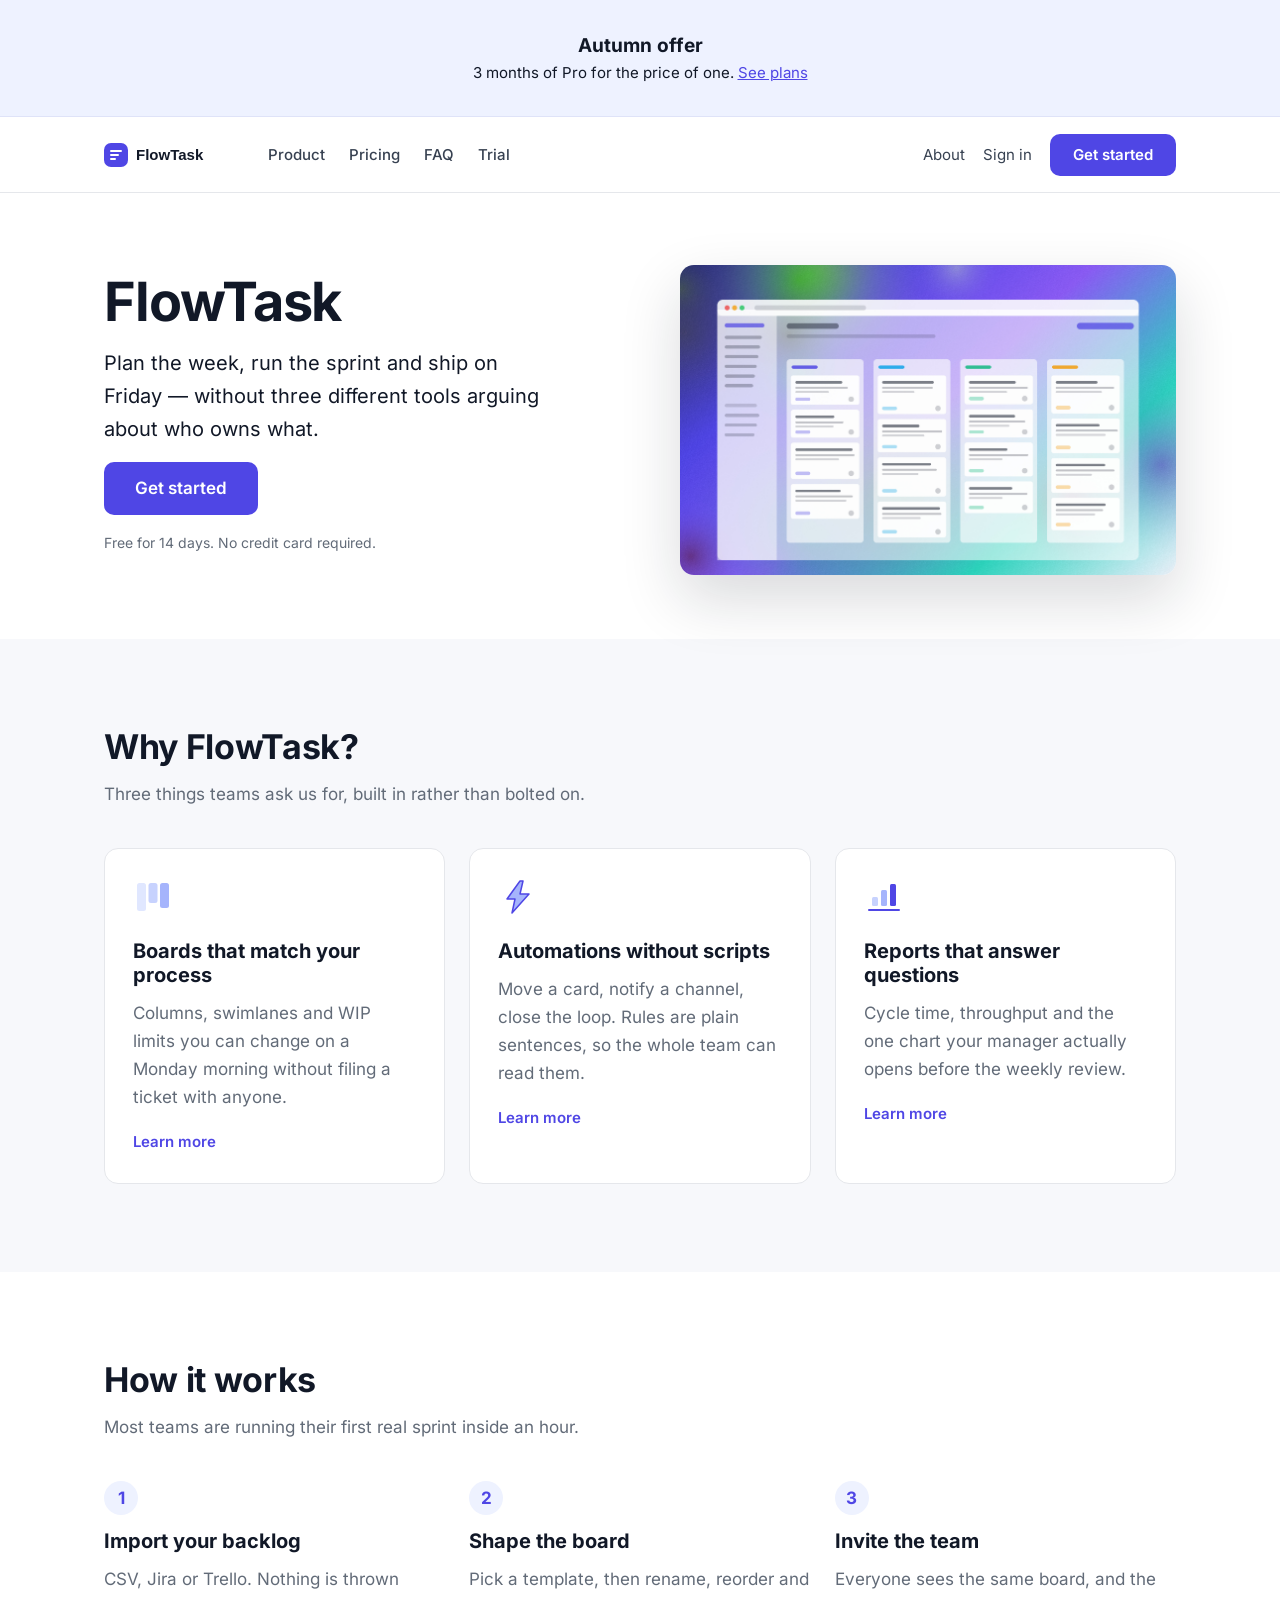
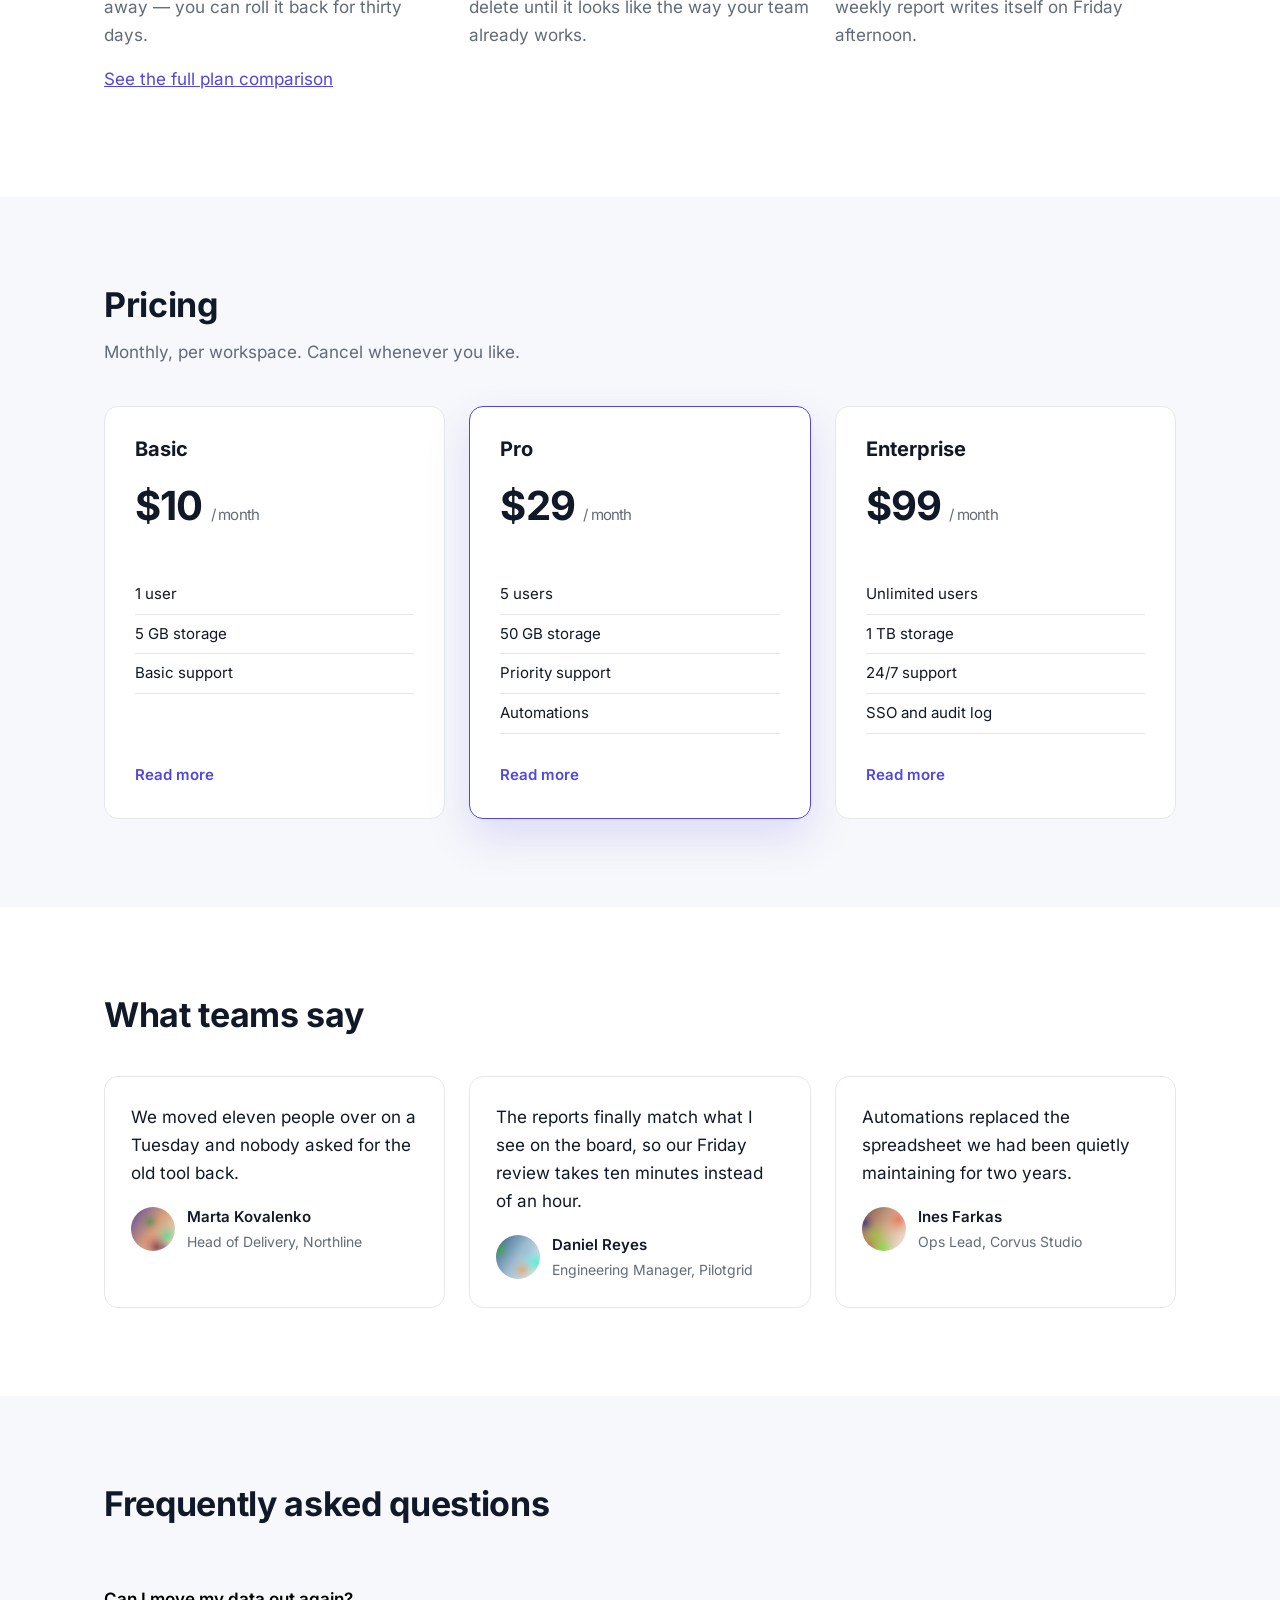
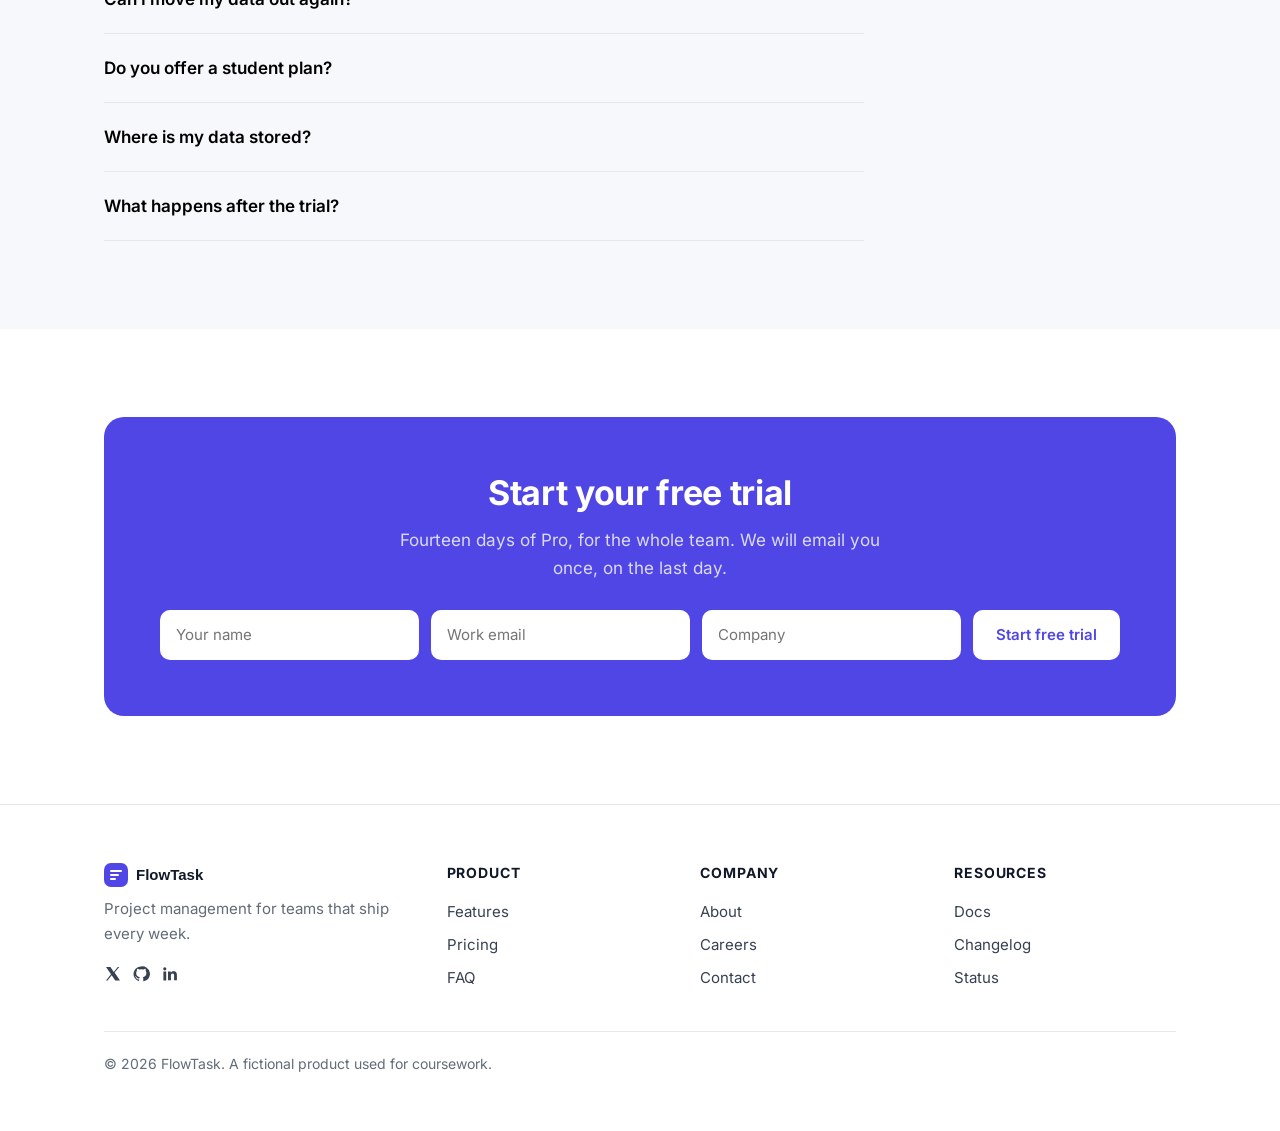
<file: index.html>
<!doctype html>
<html lang="en">
  <head>
    <meta charset="utf-8" />
    <meta name="viewport" content="width=device-width, initial-scale=1" />
    <title>FlowTask | Project Management for Teams</title>
    <meta
      name="description"
      content="Plan sprints, manage work, and ship every week with FlowTask project management for teams."
    />
    <meta name="robots" content="index, follow" />
    <link rel="canonical" href="https://lab4-lovat.vercel.app/" />
    <meta property="og:title" content="FlowTask | Project Management for Teams" />
    <meta
      property="og:description"
      content="Plan sprints, manage work, and ship every week with FlowTask project management for teams."
    />
    <meta property="og:type" content="website" />
    <meta property="og:url" content="https://lab4-lovat.vercel.app/" />
    <meta property="og:image" content="https://lab4-lovat.vercel.app/img/hero.jpg" />
    <link rel="icon" href="img/logo.svg" type="image/svg+xml" />
    <link rel="stylesheet" href="css/styles.css" />
    <script src="js/main.js" defer></script>
    <script type="application/ld+json">
      {
        "@context": "https://schema.org",
        "@type": "Product",
        "name": "FlowTask Pro",
        "description": "Project management for teams that ship every week.",
        "image": "https://lab4-lovat.vercel.app/img/hero.jpg",
        "brand": {
          "@type": "Brand",
          "name": "FlowTask"
        },
        "offers": {
          "@type": "Offer",
          "name": "Pro",
          "price": "29.00",
          "priceCurrency": "USD"
        }
      }
    </script>
  </head>
  <body>
    <a class="skip-link" href="#main-content">Skip to main content</a>
    <aside class="promo" aria-label="Seasonal offer">
      <strong>Autumn offer</strong> 3 months of Pro for the price of one.
      <a href="#pricing">See plans</a>
    </aside>

    <header class="site-header">
      <div class="site-header__inner">
        <img class="logo" src="img/logo.svg" alt="FlowTask" width="132" height="28" />

        <nav class="nav" aria-label="Main navigation">
          <a class="nav-item" href="#features">Product</a>
          <a class="nav-item" href="#pricing">Pricing</a>
          <a class="nav-item" href="#faq">FAQ</a>
          <a class="nav-item" href="#trial">Trial</a>
        </nav>

        <div class="site-header__actions">
          <a class="link-quiet" href="about.html">About</a>
          <span class="link-quiet">Sign in</span>
          <button class="btn btn--primary" id="header-cta" type="button">Get started</button>
        </div>
      </div>
    </header>

    <main id="main-content">
      <section class="hero">
        <div class="shell hero__grid">
          <div class="hero__copy">
            <h1>FlowTask</h1>
            <p class="hero__lead">
              Plan the week, run the sprint and ship on Friday — without three different tools
              arguing about who owns what.
            </p>
            <button class="button button--primary button--lg" id="hero-cta" type="button">
              Get started
            </button>
            <p class="hero__note muted">Free for 14 days. No credit card required.</p>
          </div>
          <img
            class="hero__image"
            src="img/hero.jpg"
            alt="Illustration of a project board with workflow columns and task cards"
            width="4000"
            height="2500"
            fetchpriority="high"
          />
        </div>
      </section>

      <section class="section section--alt" id="features">
        <div class="shell">
          <div class="section__head">
            <h2>Why FlowTask?</h2>
            <p class="muted">Three things teams ask us for, built in rather than bolted on.</p>
          </div>

          <div class="grid-3">
            <div class="card">
              <img class="card__icon" src="img/feature-1.svg" alt="" width="40" height="40" />
              <h3>Boards that match your process</h3>
              <p class="soft">
                Columns, swimlanes and WIP limits you can change on a Monday morning without filing
                a ticket with anyone.
              </p>
              <a class="card__link" href="#">Learn more</a>
            </div>

            <div class="card">
              <img class="card__icon" src="img/feature-2.svg" alt="" width="40" height="40" />
              <h3>Automations without scripts</h3>
              <p class="muted">
                Move a card, notify a channel, close the loop. Rules are plain sentences, so the
                whole team can read them.
              </p>
              <a class="card__link" href="#">Learn more</a>
            </div>

            <div class="card">
              <img class="card__icon" src="img/feature-3.svg" alt="" width="40" height="40" />
              <h3>Reports that answer questions</h3>
              <p class="muted">
                Cycle time, throughput and the one chart your manager actually opens before the
                weekly review.
              </p>
              <a class="card__link" href="#">Learn more</a>
            </div>
          </div>
        </div>
      </section>

      <section class="section" id="how">
        <div class="shell">
          <div class="section__head">
            <h2>How it works</h2>
            <p class="muted">Most teams are running their first real sprint inside an hour.</p>
          </div>

          <div class="grid-3">
            <div>
              <span class="step__num">1</span>
              <h3>Import your backlog</h3>
              <p class="muted">
                CSV, Jira or Trello. Nothing is thrown away — you can roll it back for thirty days.
              </p>
            </div>
            <div>
              <span class="step__num">2</span>
              <h3>Shape the board</h3>
              <p class="muted">
                Pick a template, then rename, reorder and delete until it looks like the way your
                team already works.
              </p>
            </div>
            <div>
              <span class="step__num">3</span>
              <h3>Invite the team</h3>
              <p class="muted">
                Everyone sees the same board, and the weekly report writes itself on Friday
                afternoon.
              </p>
            </div>
          </div>

          <p><a href="#pricing">See the full plan comparison</a></p>
        </div>
      </section>

      <section class="section section--alt" id="pricing">
        <div class="shell">
          <div class="section__head">
            <h2>Pricing</h2>
            <p class="muted">Monthly, per workspace. Cancel whenever you like.</p>
          </div>

          <div class="grid-3">
            <div class="plan">
              <h3>Basic</h3>
              <p class="plan__price">$10 <span class="plan__period">/ month</span></p>
              <ul class="plan__list">
                <li>1 user</li>
                <li>5 GB storage</li>
                <li>Basic support</li>
              </ul>
              <div class="plan__cta">
                <a class="card__link" href="#">Read more</a>
              </div>
            </div>

            <div class="plan plan--featured">
              <h3>Pro</h3>
              <p class="plan__price">$29 <span class="plan__period">/ month</span></p>
              <ul class="plan__list">
                <li>5 users</li>
                <li>50 GB storage</li>
                <li>Priority support</li>
                <li>Automations</li>
              </ul>
              <div class="plan__cta">
                <a class="card__link" href="#">Read more</a>
              </div>
            </div>

            <div class="plan">
              <h3>Enterprise</h3>
              <p class="plan__price">$99 <span class="plan__period">/ month</span></p>
              <ul class="plan__list">
                <li>Unlimited users</li>
                <li>1 TB storage</li>
                <li>24/7 support</li>
                <li>SSO and audit log</li>
              </ul>
              <div class="plan__cta">
                <a class="card__link" href="#">Read more</a>
              </div>
            </div>
          </div>
        </div>
      </section>

      <section class="section" id="testimonials">
        <div class="shell">
          <div class="section__head">
            <h2>What teams say</h2>
          </div>

          <div class="grid-3">
            <div class="quote">
              <p>
                We moved eleven people over on a Tuesday and nobody asked for the old tool back.
              </p>
              <div class="quote__person">
                <img class="quote__avatar" src="img/avatar-1.jpg" alt="" width="44" height="44" />
                <div>
                  <div class="quote__name">Marta Kovalenko</div>
                  <div class="quote__role">Head of Delivery, Northline</div>
                </div>
              </div>
            </div>

            <div class="quote">
              <p>
                The reports finally match what I see on the board, so our Friday review takes ten
                minutes instead of an hour.
              </p>
              <div class="quote__person">
                <img class="quote__avatar" src="img/avatar-2.jpg" alt="" width="44" height="44" />
                <div>
                  <div class="quote__name">Daniel Reyes</div>
                  <div class="quote__role">Engineering Manager, Pilotgrid</div>
                </div>
              </div>
            </div>

            <div class="quote">
              <p>
                Automations replaced the spreadsheet we had been quietly maintaining for two years.
              </p>
              <div class="quote__person">
                <img class="quote__avatar" src="img/avatar-3.jpg" alt="" width="44" height="44" />
                <div>
                  <div class="quote__name">Ines Farkas</div>
                  <div class="quote__role">Ops Lead, Corvus Studio</div>
                </div>
              </div>
            </div>
          </div>
        </div>
      </section>

      <section class="section section--alt" id="faq">
        <div class="shell">
          <div class="section__head">
            <h2>Frequently asked questions</h2>
          </div>

          <div class="faq">
            <div class="faq__item">
              <button
                class="faq__q"
                type="button"
                aria-expanded="false"
                aria-controls="faq-answer-1"
              >
                Can I move my data out again?
              </button>
              <div class="faq__a" id="faq-answer-1" hidden>
                <p>
                  Yes. Every board exports to CSV and JSON, including comments and history, and the
                  export runs on demand rather than on a schedule.
                </p>
              </div>
            </div>

            <div class="faq__item">
              <button
                class="faq__q"
                type="button"
                aria-expanded="false"
                aria-controls="faq-answer-2"
              >
                Do you offer a student plan?
              </button>
              <div class="faq__a" id="faq-answer-2" hidden>
                <p>
                  Students and non-profits get Pro at no cost for a year. Write to us from an
                  institutional address and we will switch the workspace over.
                </p>
              </div>
            </div>

            <div class="faq__item">
              <button
                class="faq__q"
                type="button"
                aria-expanded="false"
                aria-controls="faq-answer-3"
              >
                Where is my data stored?
              </button>
              <div class="faq__a" id="faq-answer-3" hidden>
                <p>
                  In the EU by default. Enterprise workspaces can pin storage to a specific region
                  and receive an audit log of every access.
                </p>
              </div>
            </div>

            <div class="faq__item">
              <button
                class="faq__q"
                type="button"
                aria-expanded="false"
                aria-controls="faq-answer-4"
              >
                What happens after the trial?
              </button>
              <div class="faq__a" id="faq-answer-4" hidden>
                <p>
                  The workspace becomes read-only for thirty days. Nothing is deleted until you ask
                  us to delete it.
                </p>
              </div>
            </div>
          </div>
        </div>
      </section>

      <section class="section" id="trial">
        <div class="shell">
          <div class="trial">
            <h2>Start your free trial</h2>
            <p class="trial__lead">
              Fourteen days of Pro, for the whole team. We will email you once, on the last day.
            </p>

            <form class="trial__form" id="trial-form">
              <label class="visually-hidden" for="trial-name">Your name</label>
              <input
                class="trial__input"
                type="text"
                id="trial-name"
                name="name"
                placeholder="Your name"
                autocomplete="name"
                required
              />
              <label class="visually-hidden" for="trial-email">Work email</label>
              <input
                class="trial__input"
                type="email"
                id="trial-email"
                name="email"
                placeholder="Work email"
                autocomplete="email"
                required
              />
              <label class="visually-hidden" for="trial-company">Company</label>
              <input
                class="trial__input"
                type="text"
                id="trial-company"
                name="company"
                placeholder="Company"
                autocomplete="organization"
              />
              <button class="button button--invert" type="submit" id="trial-submit">
                Start free trial
              </button>
              <p class="trial__success" role="status" hidden>
                Thanks. Check your inbox for the next step.
              </p>
            </form>
          </div>
        </div>
      </section>
    </main>

    <footer class="site-footer">
      <div class="shell">
        <div class="site-footer__cols">
          <div>
            <img src="img/logo.svg" alt="FlowTask" width="132" height="28" />
            <p class="muted">Project management for teams that ship every week.</p>
            <div class="social" aria-hidden="true">
              <span>
                <svg width="18" height="18" viewBox="0 0 18 18" aria-hidden="true">
                  <path
                    d="M10.6 7.6 15.3 2h-1.5l-4 4.9L6.4 2H2l5 7.3L2 15.5h1.5l4.2-5.2 3.5 5.2H16l-5.4-7.9Z"
                    fill="#374151"
                  />
                </svg>
              </span>
              <span>
                <svg width="18" height="18" viewBox="0 0 18 18" aria-hidden="true">
                  <path
                    d="M9 1.5a7.5 7.5 0 0 0-2.4 14.6c.4.1.5-.2.5-.4v-1.4c-2 .4-2.5-.5-2.7-1-.1-.3-.6-1-1-1.2-.3-.2-.8-.6 0-.6.7 0 1.2.7 1.4 1 .8 1.3 2 1 2.5.7.1-.6.3-1 .6-1.2-1.8-.2-3.7-.9-3.7-4 0-.9.3-1.6.8-2.2-.1-.2-.4-1 .1-2.1 0 0 .7-.2 2.2.8a7.4 7.4 0 0 1 4 0c1.5-1 2.2-.8 2.2-.8.5 1.1.2 1.9.1 2.1.5.6.8 1.3.8 2.2 0 3.1-1.9 3.8-3.7 4 .3.3.6.8.6 1.6v2.3c0 .2.1.5.5.4A7.5 7.5 0 0 0 9 1.5Z"
                    fill="#374151"
                  />
                </svg>
              </span>
              <span>
                <svg width="18" height="18" viewBox="0 0 18 18" aria-hidden="true">
                  <path
                    d="M3.4 6.4h2.8v9H3.4v-9Zm1.4-4.2a1.6 1.6 0 1 1 0 3.2 1.6 1.6 0 0 1 0-3.2ZM8 6.4h2.7v1.2h.1c.4-.7 1.3-1.4 2.7-1.4 2.9 0 3.4 1.8 3.4 4.2v4.9h-2.8v-4.4c0-1 0-2.4-1.5-2.4s-1.7 1.1-1.7 2.3v4.5H8v-9Z"
                    fill="#374151"
                  />
                </svg>
              </span>
            </div>
          </div>

          <div>
            <div class="site-footer__title">Product</div>
            <ul>
              <li><a href="#features">Features</a></li>
              <li><a href="#pricing">Pricing</a></li>
              <li><a href="#faq">FAQ</a></li>
            </ul>
          </div>

          <div>
            <div class="site-footer__title">Company</div>
            <ul>
              <li><a href="about.html">About</a></li>
              <li><a href="#">Careers</a></li>
              <li><a href="#">Contact</a></li>
            </ul>
          </div>

          <div>
            <div class="site-footer__title">Resources</div>
            <ul>
              <li><a href="#">Docs</a></li>
              <li><a href="#">Changelog</a></li>
              <li><a href="#">Status</a></li>
            </ul>
          </div>
        </div>

        <p class="legal">© 2026 FlowTask. A fictional product used for coursework.</p>
      </div>
    </footer>
  </body>
</html>
</file>
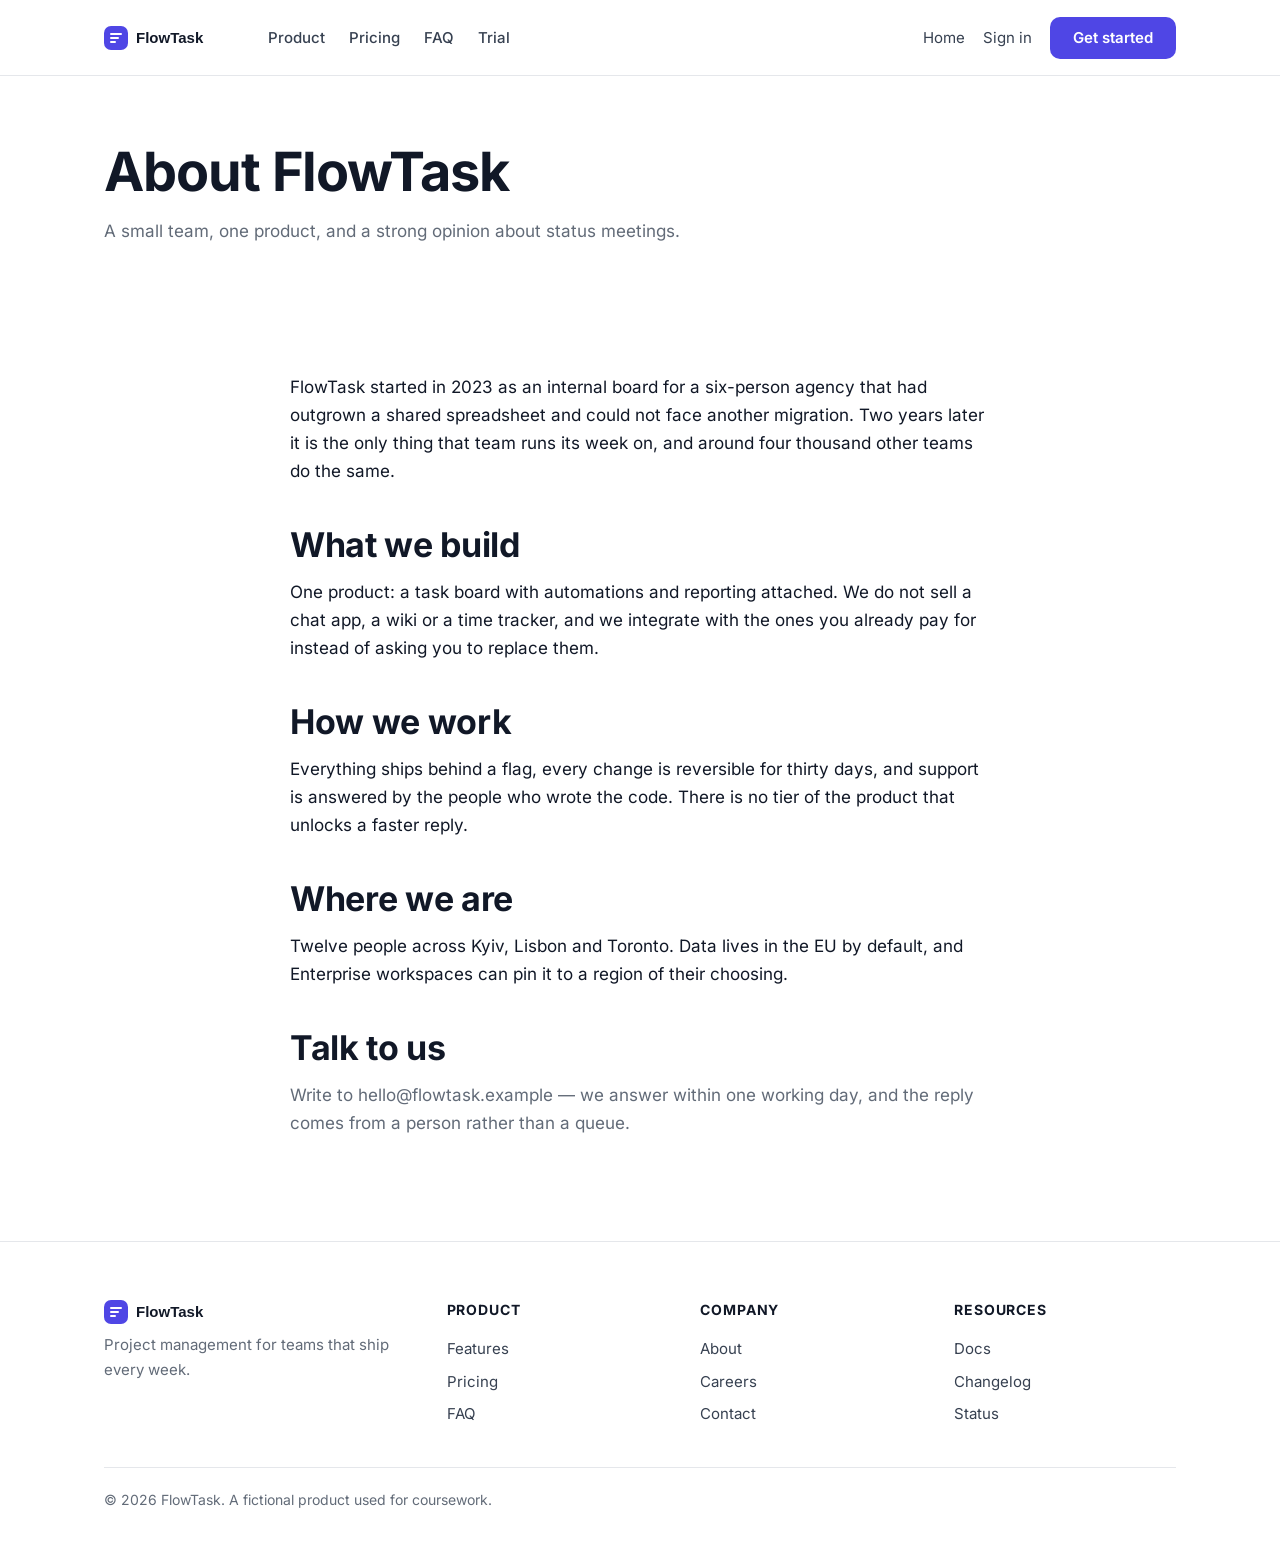
<file: about.html>
<!DOCTYPE html>
<html lang="en">
<head>
  <meta charset="utf-8">
  <meta name="viewport" content="width=device-width, initial-scale=1">
  <title>About FlowTask | Project Management for Teams</title>
  <meta name="description" content="Meet the team behind FlowTask and learn how we build project management tools for teams.">
  <meta name="robots" content="index, follow">
  <link rel="canonical" href="https://lab4-lovat.vercel.app/about.html">
  <meta property="og:title" content="About FlowTask | Project Management for Teams">
  <meta property="og:description" content="Meet the team behind FlowTask and learn how we build project management tools for teams.">
  <meta property="og:type" content="website">
  <meta property="og:url" content="https://lab4-lovat.vercel.app/about.html">
  <meta property="og:image" content="https://lab4-lovat.vercel.app/img/hero.jpg">
  <link rel="icon" href="img/logo.svg" type="image/svg+xml">
  <link rel="stylesheet" href="css/styles.css">
  <script src="js/main.js" defer></script>
</head>
<body>
<a class="skip-link" href="#main-content">Skip to main content</a>

<header class="site-header">
  <div class="site-header__inner">
    <img class="logo" src="img/logo.svg" alt="FlowTask" width="132" height="28">

    <nav class="nav" aria-label="Main navigation">
      <a class="nav-item" href="index.html#features">Product</a>
      <a class="nav-item" href="index.html#pricing">Pricing</a>
      <a class="nav-item" href="index.html#faq">FAQ</a>
      <a class="nav-item" href="index.html#trial">Trial</a>
    </nav>

    <div class="site-header__actions">
      <a class="link-quiet" href="index.html">Home</a>
      <span class="link-quiet">Sign in</span>
      <button class="btn btn--primary" id="header-cta" type="button">Get started</button>
    </div>
  </div>
</header>

<main id="main-content">
  <section class="page-head">
    <div class="shell">
      <h1>About FlowTask</h1>
      <p class="muted">A small team, one product, and a strong opinion about status meetings.</p>
    </div>
  </section>

  <section class="section">
    <div class="shell prose">
      <p>FlowTask started in 2023 as an internal board for a six-person agency that had outgrown a
        shared spreadsheet and could not face another migration. Two years later it is the only
        thing that team runs its week on, and around four thousand other teams do the same.</p>

      <h2>What we build</h2>
      <p>One product: a task board with automations and reporting attached. We do not sell a chat
        app, a wiki or a time tracker, and we integrate with the ones you already pay for instead
        of asking you to replace them.</p>

      <h2>How we work</h2>
      <p>Everything ships behind a flag, every change is reversible for thirty days, and support is
        answered by the people who wrote the code. There is no tier of the product that unlocks a
        faster reply.</p>

      <h2>Where we are</h2>
      <p>Twelve people across Kyiv, Lisbon and Toronto. Data lives in the EU by default, and
        Enterprise workspaces can pin it to a region of their choosing.</p>

      <h2>Talk to us</h2>
      <p class="soft">Write to hello@flowtask.example — we answer within one working day, and the
        reply comes from a person rather than a queue.</p>
    </div>
  </section>
</main>

<footer class="site-footer">
  <div class="shell">
    <div class="site-footer__cols">
      <div>
        <img src="img/logo.svg" alt="FlowTask" width="132" height="28">
        <p class="muted">Project management for teams that ship every week.</p>
      </div>

      <div>
        <div class="site-footer__title">Product</div>
        <ul>
          <li><a href="index.html#features">Features</a></li>
          <li><a href="index.html#pricing">Pricing</a></li>
          <li><a href="index.html#faq">FAQ</a></li>
        </ul>
      </div>

      <div>
        <div class="site-footer__title">Company</div>
        <ul>
          <li><a href="about.html">About</a></li>
          <li><a href="#">Careers</a></li>
          <li><a href="#">Contact</a></li>
        </ul>
      </div>

      <div>
        <div class="site-footer__title">Resources</div>
        <ul>
          <li><a href="#">Docs</a></li>
          <li><a href="#">Changelog</a></li>
          <li><a href="#">Status</a></li>
        </ul>
      </div>
    </div>

    <p class="legal">© 2026 FlowTask. A fictional product used for coursework.</p>
  </div>
</footer>

</body>
</html>
</file>
<file: css/styles.css>
/* FlowTask — landing page styles */

@font-face {
  font-family: "Inter";
  src: url("../fonts/inter-latin.woff2") format("woff2");
  font-weight: 400 700;
  font-style: normal;
}

:root {
  --ink: #111827;
  --ink-muted: #626b78;
  --ink-soft: #626b78;
  --brand: #4f46e5;
  --brand-dark: #4338ca;
  --brand-tint: #eef2ff;
  --surface: #ffffff;
  --surface-alt: #f7f8fb;
  --line: #e5e7eb;
  --radius: 14px;
  --shell: 1120px;
  --step: 24px;
}

*,
*::before,
*::after {
  box-sizing: border-box;
}

html {
  scroll-padding-top: 92px;
}

body {
  margin: 0;
  font-family: "Inter", "Segoe UI", Arial, sans-serif;
  font-size: 17px;
  line-height: 1.65;
  color: var(--ink);
  background: var(--surface);
}

:focus-visible {
  outline: 3px solid #0b63ce;
  outline-offset: 3px;
}

.skip-link {
  position: absolute;
  top: 8px;
  left: -9999px;
  z-index: 100;
  padding: 10px 14px;
  background: #ffffff;
  color: #111827;
}

.skip-link:focus-visible {
  left: 8px;
}

img {
  max-width: 100%;
  height: auto;
}

h1,
h2,
h3,
h4 {
  line-height: 1.2;
  margin: 0 0 12px;
}

h1 {
  font-size: 54px;
  letter-spacing: -0.02em;
}

h2 {
  font-size: 34px;
  letter-spacing: -0.01em;
}

h3 {
  font-size: 20px;
}

h4 {
  font-size: 30px;
  letter-spacing: -0.01em;
}

p {
  margin: 0 0 16px;
}

a {
  color: var(--brand);
}

.shell {
  max-width: var(--shell);
  margin: 0 auto;
  padding: 0 var(--step);
}

.muted {
  color: var(--ink-muted);
}

.soft {
  color: var(--ink-soft);
}

.section {
  padding: 88px 0;
}

.section--alt {
  background: var(--surface-alt);
}

.section__head {
  max-width: 640px;
  margin-bottom: 40px;
}

/* Header */

.site-header {
  position: sticky;
  top: 0;
  z-index: 40;
  height: 76px;
  background: rgba(255, 255, 255, 0.94);
  backdrop-filter: blur(8px);
  border-bottom: 1px solid var(--line);
}

.site-header__inner {
  max-width: var(--shell);
  height: 76px;
  margin: 0 auto;
  padding: 0 var(--step);
  display: flex;
  align-items: center;
  gap: 32px;
}

.nav {
  display: flex;
  gap: 24px;
  margin-right: auto;
}

.nav-item {
  display: inline-flex;
  align-items: center;
  min-height: 40px;
  font-size: 15px;
  font-weight: 500;
  color: #374151;
  text-decoration: none;
}

.nav-item:hover {
  color: var(--brand);
}

.site-header__actions {
  display: flex;
  align-items: center;
  gap: 18px;
}

.link-quiet {
  font-size: 15px;
  color: #374151;
  text-decoration: none;
}

.link-quiet:hover {
  color: var(--brand);
}

/* Buttons — .btn is the real element, .button is the styled box */

.btn,
.button {
  display: inline-block;
  padding: 11px 22px;
  border: 1px solid transparent;
  border-radius: 10px;
  appearance: none;
  font: inherit;
  font-size: 15px;
  font-weight: 600;
  line-height: 1.2;
  text-align: center;
  text-decoration: none;
  cursor: pointer;
}

.btn--primary,
.button--primary {
  background: var(--brand);
  color: #ffffff;
}

.btn--primary:hover,
.button--primary:hover {
  background: var(--brand-dark);
}

.button--invert {
  background: #ffffff;
  color: var(--brand);
}

.button--invert:hover {
  background: #eef0ff;
}

.btn--ghost {
  background: transparent;
  border-color: var(--line);
  color: var(--ink);
}

.button--lg {
  padding: 15px 30px;
  font-size: 17px;
}

/* Promo banner */

.promo {
  background: var(--brand-tint);
  border-bottom: 1px solid #dfe3f8;
  padding: 30px var(--step);
  text-align: center;
  font-size: 15px;
}

.promo strong {
  display: block;
  font-size: 19px;
}

/* Hero */

.hero {
  padding: 72px 0 64px;
}

.hero__grid {
  display: grid;
  grid-template-columns: 1.05fr 1fr;
  gap: 56px;
  align-items: center;
}

.hero__lead {
  font-size: 20px;
  max-width: 34ch;
}

.hero__note {
  font-size: 14px;
  margin-top: 16px;
}

.hero__image {
  width: 100%;
  border-radius: var(--radius);
  box-shadow: 0 24px 60px rgba(17, 24, 39, 0.16);
}

/* Cards */

.grid-3 {
  display: grid;
  grid-template-columns: repeat(3, 1fr);
  gap: 24px;
}

.card {
  background: var(--surface);
  border: 1px solid var(--line);
  border-radius: var(--radius);
  padding: 28px;
}

.card__icon {
  margin-bottom: 14px;
}

.card__link {
  font-size: 15px;
  font-weight: 600;
  text-decoration: none;
}

/* Steps */

.step__num {
  display: inline-flex;
  align-items: center;
  justify-content: center;
  width: 34px;
  height: 34px;
  margin-bottom: 14px;
  border-radius: 50%;
  background: var(--brand-tint);
  color: var(--brand);
  font-weight: 700;
}

/* Pricing */

.plan {
  display: flex;
  flex-direction: column;
  background: var(--surface);
  border: 1px solid var(--line);
  border-radius: var(--radius);
  padding: 30px;
}

.plan--featured {
  border-color: var(--brand);
  box-shadow: 0 18px 44px rgba(79, 70, 229, 0.16);
}

.plan__price {
  font-size: 40px;
  font-weight: 700;
  letter-spacing: -0.02em;
}

.plan__period {
  font-size: 15px;
  font-weight: 400;
  color: var(--ink-muted);
}

.plan__list {
  list-style: none;
  margin: 20px 0 26px;
  padding: 0;
  font-size: 15px;
}

.plan__list li {
  padding: 7px 0;
  border-bottom: 1px solid var(--line);
}

.plan__cta {
  margin-top: auto;
}

/* Testimonials */

.quote {
  background: var(--surface);
  border: 1px solid var(--line);
  border-radius: var(--radius);
  padding: 26px;
}

.quote__person {
  display: flex;
  align-items: center;
  gap: 12px;
  margin-top: 18px;
}

.quote__avatar {
  width: 44px;
  height: 44px;
  border-radius: 50%;
  object-fit: cover;
}

.quote__name {
  font-size: 15px;
  font-weight: 600;
}

.quote__role {
  font-size: 14px;
  color: var(--ink-muted);
}

/* FAQ */

.faq {
  max-width: 760px;
}

.faq__item {
  border-bottom: 1px solid var(--line);
}

.faq__q {
  width: 100%;
  padding: 20px 0;
  background: none;
  border: 0;
  font: inherit;
  font-weight: 600;
  text-align: left;
  cursor: pointer;
}

.faq__a {
  display: none;
  padding-bottom: 20px;
  color: #374151;
}

.faq__item.is-open .faq__a {
  display: block;
}

/* Trial form */

.trial {
  background: var(--brand);
  border-radius: 20px;
  padding: 56px;
  color: #ffffff;
  text-align: center;
}

.trial h2 {
  color: #ffffff;
}

.trial__lead {
  color: #dcd9fb;
  max-width: 46ch;
  margin: 0 auto 28px;
}

.trial__form {
  display: flex;
  flex-wrap: wrap;
  justify-content: center;
  gap: 12px;
}

.trial__input {
  flex: 1 1 210px;
  max-width: 260px;
  padding: 13px 16px;
  border: 0;
  border-radius: 10px;
  font: inherit;
  font-size: 15px;
}

.visually-hidden {
  position: absolute;
  width: 1px;
  height: 1px;
  padding: 0;
  margin: -1px;
  overflow: hidden;
  clip: rect(0, 0, 0, 0);
  white-space: nowrap;
  border: 0;
}

.trial :focus-visible {
  outline-color: #ffffff;
}

.trial__success {
  flex: 1 1 100%;
  margin: 8px 0 0;
  color: #ffffff;
}

/* Footer */

.site-footer {
  padding: 56px 0 40px;
  border-top: 1px solid var(--line);
  font-size: 15px;
}

.site-footer__cols {
  display: grid;
  grid-template-columns: 1.4fr 1fr 1fr 1fr;
  gap: 32px;
}

.site-footer__title {
  font-size: 14px;
  font-weight: 700;
  text-transform: uppercase;
  letter-spacing: 0.06em;
  margin-bottom: 12px;
}

.site-footer ul {
  list-style: none;
  margin: 0;
  padding: 0;
}

.site-footer li {
  padding: 4px 0;
}

.site-footer a {
  color: #374151;
  text-decoration: none;
}

.site-footer a:hover {
  color: var(--brand);
}

.social {
  display: flex;
  gap: 4px;
  margin-top: 18px;
}

.social a,
.social span {
  display: inline-flex;
  width: 24px;
  height: 24px;
}

.legal {
  margin-top: 36px;
  padding-top: 20px;
  border-top: 1px solid var(--line);
  color: var(--ink-muted);
  font-size: 14px;
}

/* About page */

.page-head {
  padding: 64px 0 24px;
}

.prose {
  max-width: 68ch;
}

.prose h2 {
  margin-top: 40px;
}

/* Shared UI kit — carried over from the FlowTask app shell */

.dashboard {
  display: grid;
  grid-template-columns: 240px 1fr;
  min-height: 100vh;
  background: var(--surface-alt);
}

.dashboard__sidebar {
  padding: 24px 18px;
  background: #0f172a;
  color: #cbd5f5;
}

.dashboard__nav-link {
  display: block;
  padding: 9px 12px;
  border-radius: 8px;
  color: #cbd5f5;
  text-decoration: none;
}

.dashboard__nav-link.is-active {
  background: rgba(79, 70, 229, 0.24);
  color: #ffffff;
}

.dashboard__topbar {
  display: flex;
  align-items: center;
  justify-content: space-between;
  height: 64px;
  padding: 0 24px;
  background: var(--surface);
  border-bottom: 1px solid var(--line);
}

.board {
  display: flex;
  gap: 16px;
  padding: 24px;
  overflow-x: auto;
}

.board__column {
  flex: 0 0 280px;
  background: var(--surface);
  border: 1px solid var(--line);
  border-radius: 12px;
  padding: 14px;
}

.board__card {
  background: var(--surface);
  border: 1px solid var(--line);
  border-radius: 10px;
  padding: 12px;
  margin-bottom: 10px;
  box-shadow: 0 1px 2px rgba(17, 24, 39, 0.06);
}

.board__card--urgent {
  border-left: 3px solid #ef4444;
}

.tag {
  display: inline-block;
  padding: 2px 9px;
  border-radius: 999px;
  background: var(--brand-tint);
  color: var(--brand-dark);
  font-size: 12px;
  font-weight: 600;
}

.tag--done {
  background: #dcfce7;
  color: #166534;
}

.tag--blocked {
  background: #fee2e2;
  color: #991b1b;
}

.avatar-stack {
  display: flex;
}

.avatar-stack img {
  width: 28px;
  height: 28px;
  border-radius: 50%;
  border: 2px solid var(--surface);
  margin-left: -8px;
}

.modal {
  position: fixed;
  inset: 0;
  display: grid;
  place-items: center;
  background: rgba(15, 23, 42, 0.5);
}

.modal__panel {
  width: min(560px, 92vw);
  background: var(--surface);
  border-radius: 16px;
  padding: 28px;
}

.toast {
  position: fixed;
  right: 24px;
  bottom: 24px;
  padding: 14px 18px;
  border-radius: 12px;
  background: #0f172a;
  color: #ffffff;
  box-shadow: 0 12px 30px rgba(15, 23, 42, 0.32);
}

.table {
  width: 100%;
  border-collapse: collapse;
  font-size: 15px;
}

.table th,
.table td {
  padding: 10px 12px;
  border-bottom: 1px solid var(--line);
  text-align: left;
}

.table thead th {
  background: var(--surface-alt);
  font-size: 13px;
  text-transform: uppercase;
  letter-spacing: 0.05em;
}

/* Responsive */

@media (max-width: 900px) {
  .site-header__inner {
    gap: 12px;
  }

  .site-header__actions {
    gap: 10px;
  }

  .site-header__actions > span.link-quiet {
    display: none;
  }

  .hero__grid,
  .grid-3,
  .site-footer__cols {
    grid-template-columns: 1fr;
  }

  h1 {
    font-size: 40px;
  }

  h4 {
    font-size: 26px;
  }

  .nav {
    display: none;
  }

  .trial {
    padding: 36px 22px;
  }
}
</file>
